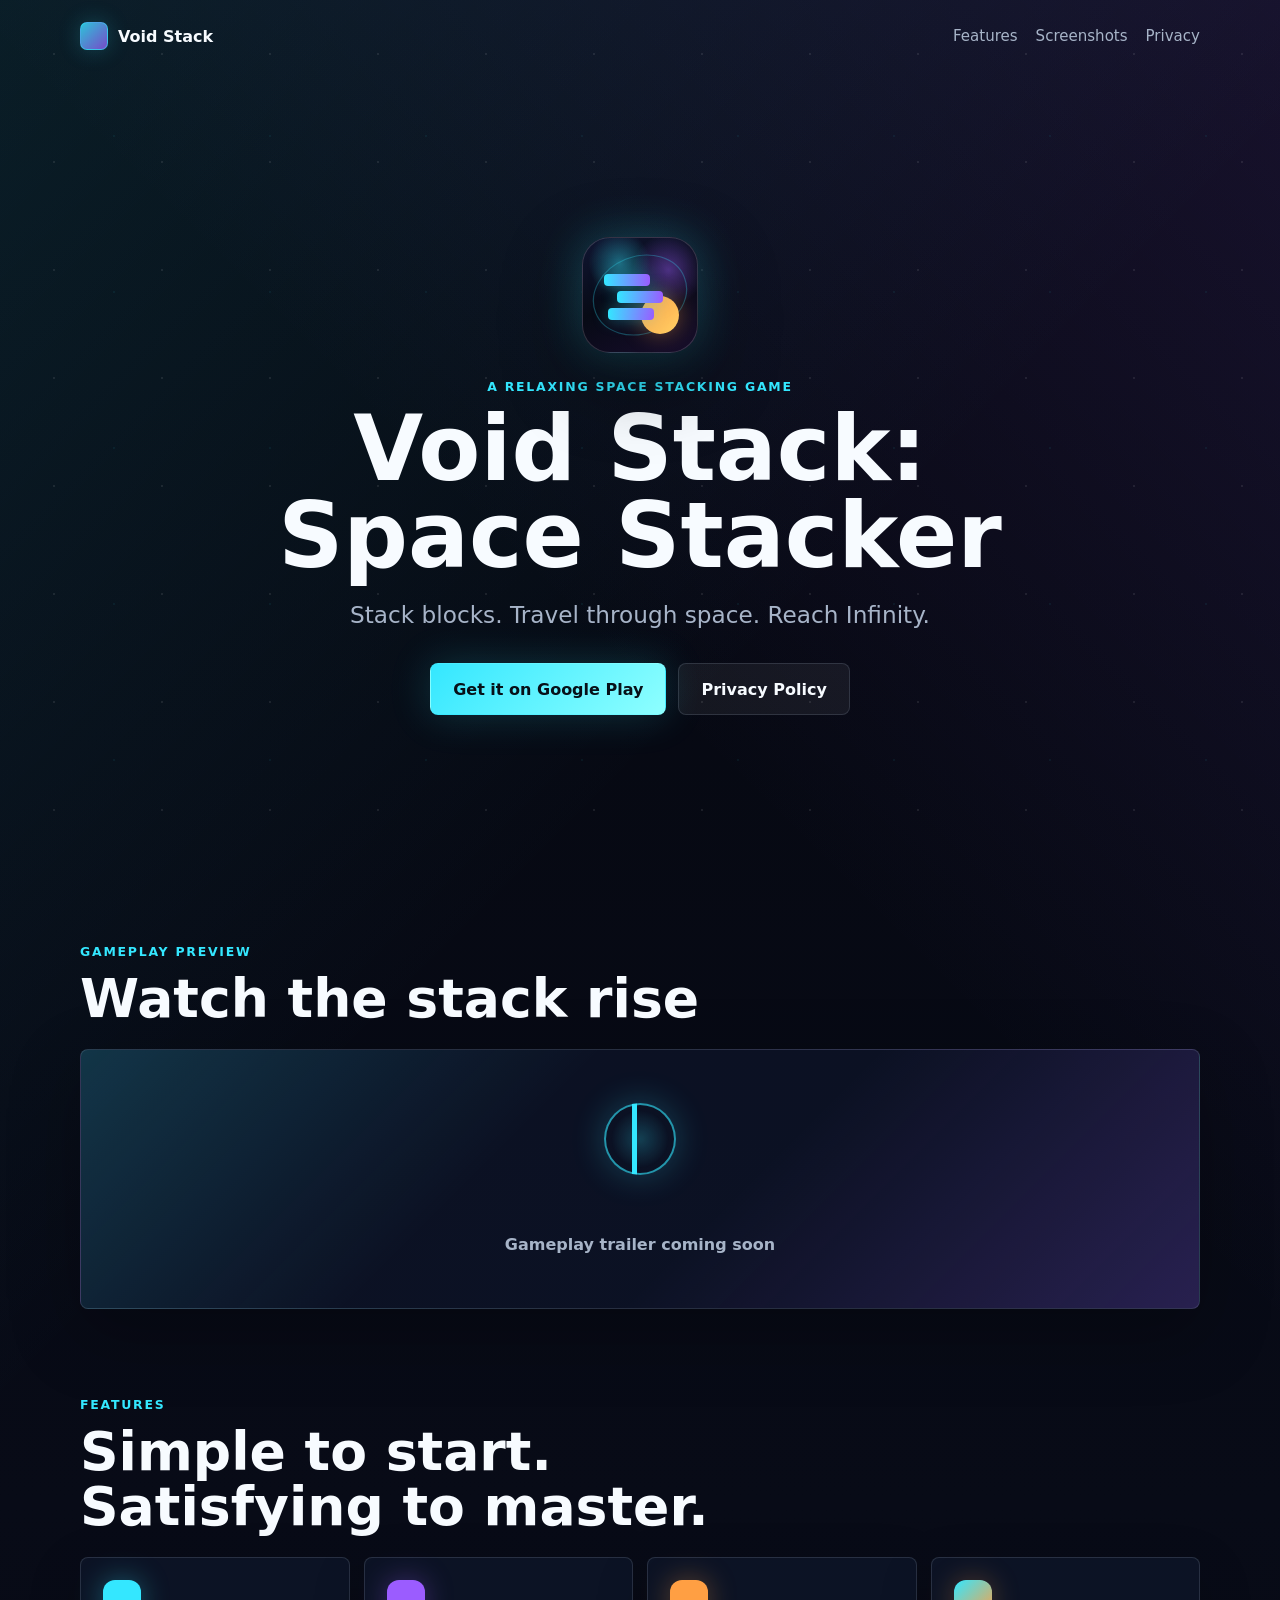
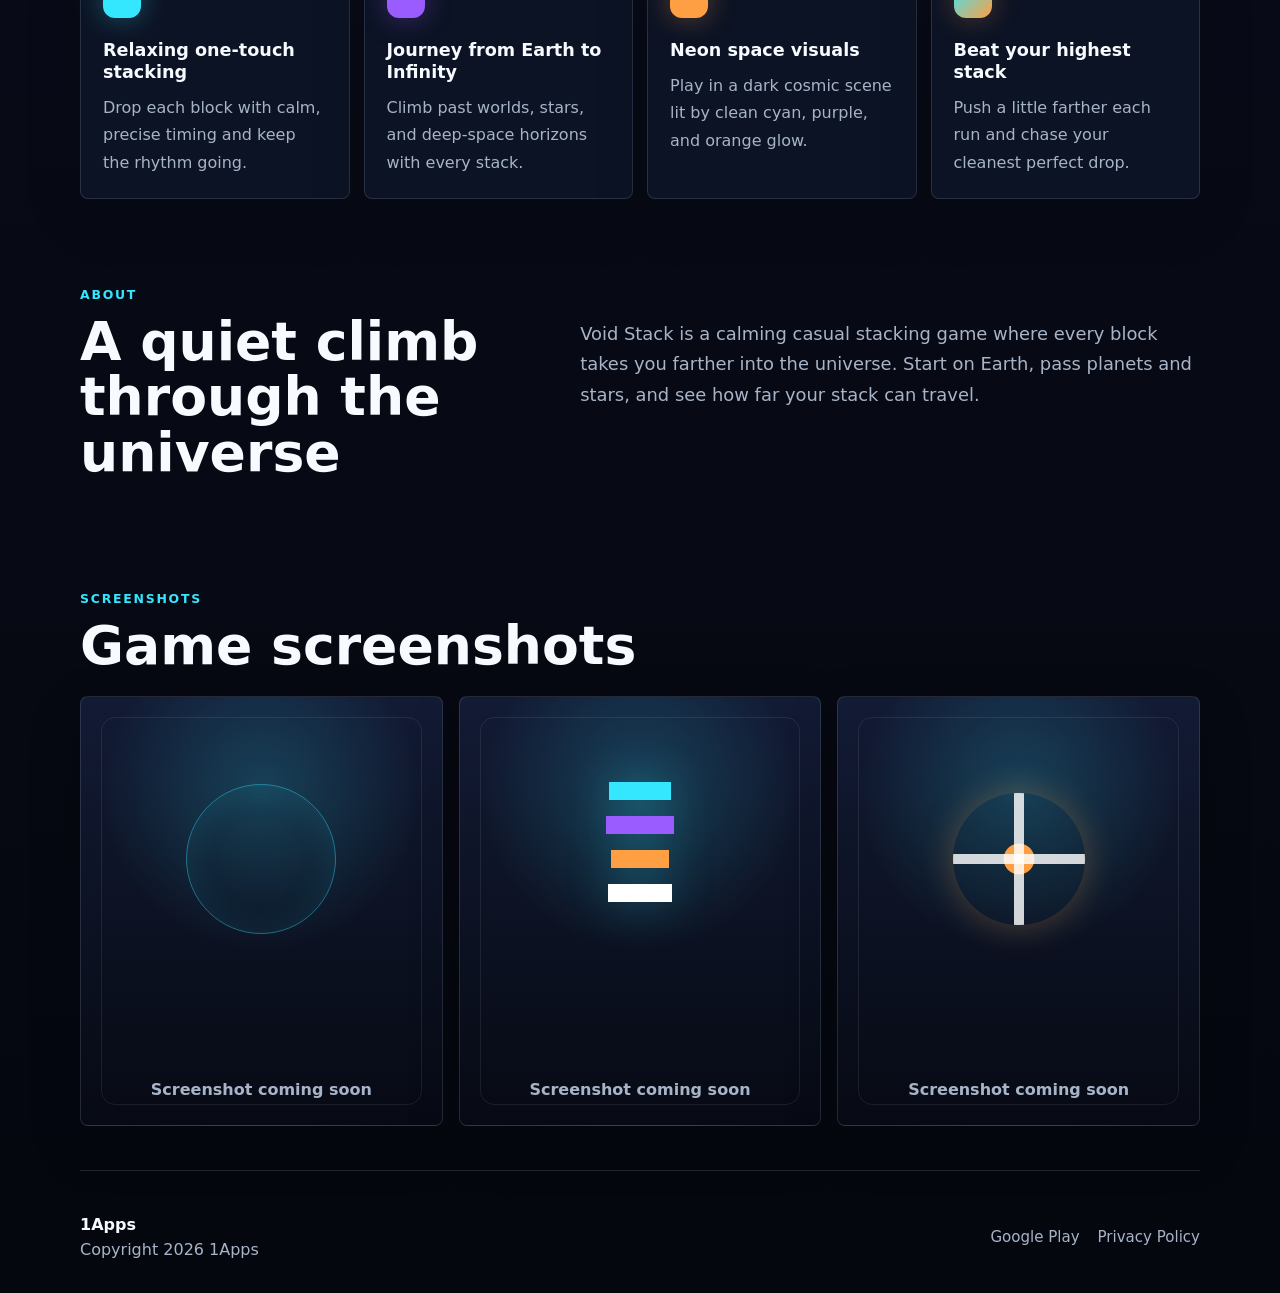
<file: index.html>
<!doctype html>
<html lang="en">
  <head>
    <meta charset="utf-8">
    <meta name="viewport" content="width=device-width, initial-scale=1">
    <meta
      name="description"
      content="Void Stack: Space Stacker is a relaxing space stacking game. Stack blocks, travel from Earth to Infinity, and explore the universe one perfect drop at a time."
    >
    <title>Void Stack: Space Stacker</title>
    <link rel="stylesheet" href="./assets/css/style.css">
  </head>
  <body>
    <header class="site-header">
      <a class="brand" href="./" aria-label="Void Stack home">
        <span class="brand-mark" aria-hidden="true"></span>
        <span>Void Stack</span>
      </a>
      <nav class="site-nav" aria-label="Primary navigation">
        <a href="#features">Features</a>
        <a href="#screenshots">Screenshots</a>
        <a href="./privacy/">Privacy</a>
      </nav>
    </header>

    <main>
      <section class="hero" aria-labelledby="hero-title">
        <div class="hero-content">
          <div class="app-icon" aria-hidden="true">
            <span class="planet"></span>
            <span class="stack stack-one"></span>
            <span class="stack stack-two"></span>
            <span class="stack stack-three"></span>
          </div>
          <p class="eyebrow">A relaxing space stacking game</p>
          <h1 id="hero-title">Void Stack: Space Stacker</h1>
          <p class="hero-subtitle">Stack blocks. Travel through space. Reach Infinity.</p>
          <div class="hero-actions" aria-label="Download and policy links">
            <a
              class="button button-primary"
              href="https://play.google.com/store/apps/details?id=com.oneapps.voidstack"
              rel="noopener"
            >
              Get it on Google Play
            </a>
            <a class="button button-secondary" href="./privacy/">Privacy Policy</a>
          </div>
        </div>
      </section>

      <section class="section preview-section" aria-labelledby="preview-title">
        <div class="section-heading">
          <p class="eyebrow">Gameplay Preview</p>
          <h2 id="preview-title">Watch the stack rise</h2>
        </div>
        <div class="video-placeholder" role="img" aria-label="Gameplay trailer coming soon">
          <div class="play-ring" aria-hidden="true"></div>
          <p>Gameplay trailer coming soon</p>
        </div>
      </section>

      <section class="section" id="features" aria-labelledby="features-title">
        <div class="section-heading">
          <p class="eyebrow">Features</p>
          <h2 id="features-title">Simple to start. Satisfying to master.</h2>
        </div>
        <div class="feature-grid">
          <article class="feature-card">
            <span class="feature-icon cyan" aria-hidden="true"></span>
            <h3>Relaxing one-touch stacking</h3>
            <p>Drop each block with calm, precise timing and keep the rhythm going.</p>
          </article>
          <article class="feature-card">
            <span class="feature-icon purple" aria-hidden="true"></span>
            <h3>Journey from Earth to Infinity</h3>
            <p>Climb past worlds, stars, and deep-space horizons with every stack.</p>
          </article>
          <article class="feature-card">
            <span class="feature-icon orange" aria-hidden="true"></span>
            <h3>Neon space visuals</h3>
            <p>Play in a dark cosmic scene lit by clean cyan, purple, and orange glow.</p>
          </article>
          <article class="feature-card">
            <span class="feature-icon cyan-orange" aria-hidden="true"></span>
            <h3>Beat your highest stack</h3>
            <p>Push a little farther each run and chase your cleanest perfect drop.</p>
          </article>
        </div>
      </section>

      <section class="section about-section" aria-labelledby="about-title">
        <div class="section-heading">
          <p class="eyebrow">About</p>
          <h2 id="about-title">A quiet climb through the universe</h2>
        </div>
        <p class="about-copy">
          Void Stack is a calming casual stacking game where every block takes you farther
          into the universe. Start on Earth, pass planets and stars, and see how far your
          stack can travel.
        </p>
      </section>

      <section class="section" id="screenshots" aria-labelledby="screenshots-title">
        <div class="section-heading">
          <p class="eyebrow">Screenshots</p>
          <h2 id="screenshots-title">Game screenshots</h2>
        </div>
        <div class="screenshot-grid">
          <div class="screenshot-card">
            <span class="screenshot-orbit" aria-hidden="true"></span>
            <p>Screenshot coming soon</p>
          </div>
          <div class="screenshot-card">
            <span class="screenshot-stack" aria-hidden="true"></span>
            <p>Screenshot coming soon</p>
          </div>
          <div class="screenshot-card">
            <span class="screenshot-star" aria-hidden="true"></span>
            <p>Screenshot coming soon</p>
          </div>
        </div>
      </section>
    </main>

    <footer class="site-footer">
      <div>
        <strong>1Apps</strong>
        <p>Copyright 2026 1Apps</p>
      </div>
      <nav aria-label="Footer links">
        <a
          href="https://play.google.com/store/apps/details?id=com.oneapps.voidstack"
          rel="noopener"
        >
          Google Play
        </a>
        <a href="./privacy/">Privacy Policy</a>
      </nav>
    </footer>
  </body>
</html>
</file>
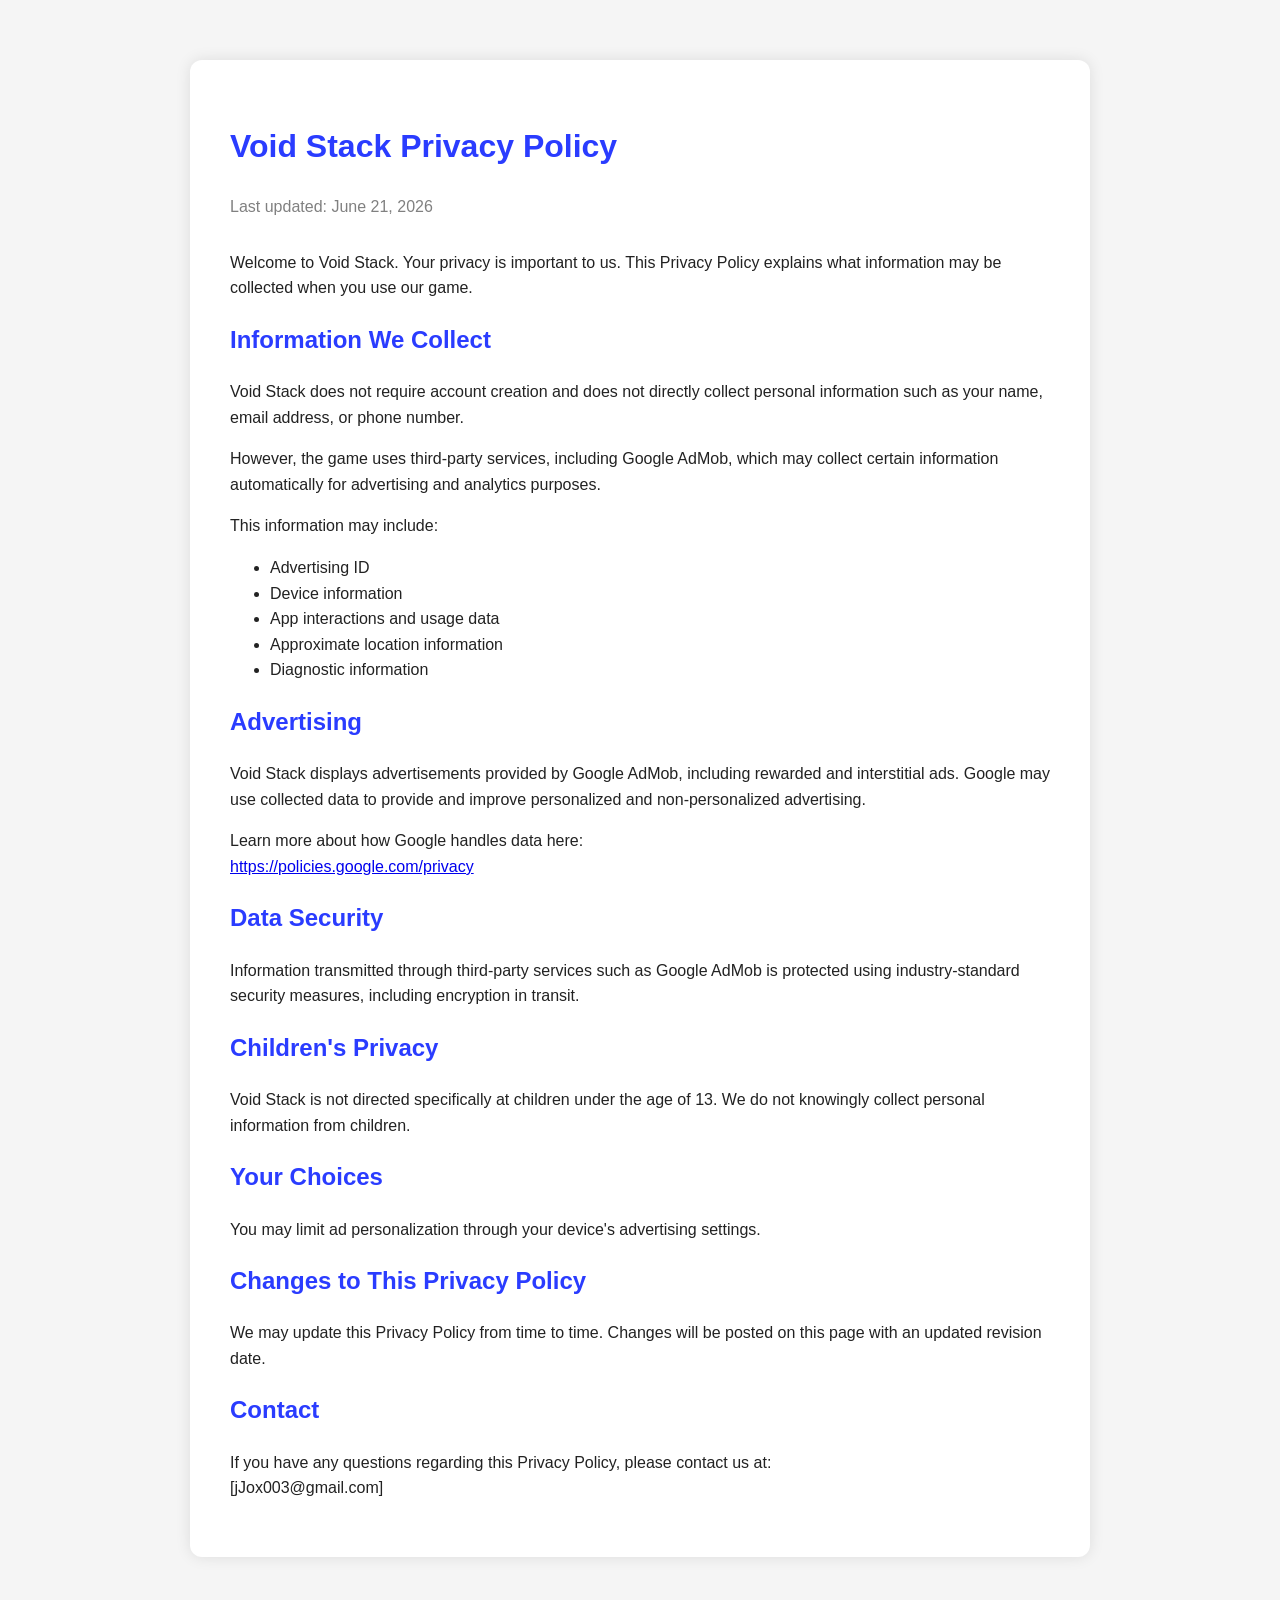
<file: privacy/index.html>
<!DOCTYPE html>
<html lang="en">
<head>
    <meta charset="UTF-8">
    <meta name="viewport" content="width=device-width, initial-scale=1.0">
    <title>Void Stack Privacy Policy</title>
    <style>
        body {
            font-family: Arial, sans-serif;
            max-width: 900px;
            margin: 40px auto;
            padding: 20px;
            line-height: 1.6;
            color: #222;
            background: #f5f5f5;
        }

        .container {
            background: white;
            padding: 40px;
            border-radius: 12px;
            box-shadow: 0 0 15px rgba(0,0,0,0.1);
        }

        h1, h2 {
            color: #2a3cff;
        }

        .date {
            color: gray;
            margin-bottom: 30px;
        }
    </style>
</head>
<body>

<div class="container">

<h1>Void Stack Privacy Policy</h1>

<p class="date">
Last updated: June 21, 2026
</p>

<p>
Welcome to Void Stack. Your privacy is important to us.
This Privacy Policy explains what information may be collected when you use our game.
</p>

<h2>Information We Collect</h2>

<p>
Void Stack does not require account creation and does not directly collect personal information such as your name, email address, or phone number.
</p>

<p>
However, the game uses third-party services, including Google AdMob, which may collect certain information automatically for advertising and analytics purposes.
</p>

<p>
This information may include:
</p>

<ul>
    <li>Advertising ID</li>
    <li>Device information</li>
    <li>App interactions and usage data</li>
    <li>Approximate location information</li>
    <li>Diagnostic information</li>
</ul>

<h2>Advertising</h2>

<p>
Void Stack displays advertisements provided by Google AdMob, including rewarded and interstitial ads.
Google may use collected data to provide and improve personalized and non-personalized advertising.
</p>

<p>
Learn more about how Google handles data here:
<br>
<a href="https://policies.google.com/privacy">
https://policies.google.com/privacy
</a>
</p>

<h2>Data Security</h2>

<p>
Information transmitted through third-party services such as Google AdMob is protected using industry-standard security measures, including encryption in transit.
</p>

<h2>Children's Privacy</h2>

<p>
Void Stack is not directed specifically at children under the age of 13.
We do not knowingly collect personal information from children.
</p>

<h2>Your Choices</h2>

<p>
You may limit ad personalization through your device's advertising settings.
</p>

<h2>Changes to This Privacy Policy</h2>

<p>
We may update this Privacy Policy from time to time.
Changes will be posted on this page with an updated revision date.
</p>

<h2>Contact</h2>

<p>
If you have any questions regarding this Privacy Policy, please contact us at:
<br>
[jJox003@gmail.com]
</p>

</div>

</body>
</html>
</file>
<file: assets/css/style.css>
:root {
  --color-bg: #05070f;
  --color-bg-soft: #0b1020;
  --color-surface: rgba(15, 22, 42, 0.78);
  --color-surface-strong: rgba(20, 29, 56, 0.92);
  --color-border: rgba(148, 163, 184, 0.2);
  --color-text: #f7fbff;
  --color-muted: #a7b4c8;
  --color-cyan: #34e7ff;
  --color-purple: #9b5cff;
  --color-orange: #ff9f43;
  --shadow-glow: 0 0 42px rgba(52, 231, 255, 0.18);
  --radius: 8px;
  --max-width: 1120px;
}

* {
  box-sizing: border-box;
}

html {
  scroll-behavior: smooth;
}

body {
  min-width: 320px;
  margin: 0;
  color: var(--color-text);
  font-family:
    Inter, ui-sans-serif, system-ui, -apple-system, BlinkMacSystemFont, "Segoe UI",
    sans-serif;
  background:
    linear-gradient(135deg, rgba(52, 231, 255, 0.1), transparent 34%),
    linear-gradient(225deg, rgba(155, 92, 255, 0.12), transparent 32%),
    linear-gradient(180deg, #05070f 0%, #080b17 52%, #05070f 100%);
}

body::before {
  position: fixed;
  inset: 0;
  z-index: -1;
  pointer-events: none;
  content: "";
  background-image:
    radial-gradient(circle, rgba(255, 255, 255, 0.48) 0 1px, transparent 1px),
    radial-gradient(circle, rgba(52, 231, 255, 0.34) 0 1px, transparent 1px);
  background-position:
    0 0,
    36px 58px;
  background-size:
    108px 108px,
    156px 156px;
  opacity: 0.18;
}

a {
  color: inherit;
  text-decoration: none;
}

a:focus-visible,
button:focus-visible {
  outline: 3px solid var(--color-cyan);
  outline-offset: 4px;
}

.site-header,
.site-footer,
.section,
.hero {
  width: min(100% - 32px, var(--max-width));
  margin-inline: auto;
}

.site-header {
  display: flex;
  align-items: center;
  justify-content: space-between;
  min-height: 72px;
  gap: 20px;
}

.brand,
.site-nav,
.site-footer nav {
  display: flex;
  align-items: center;
}

.brand {
  gap: 10px;
  font-weight: 800;
  letter-spacing: 0;
}

.brand-mark {
  width: 28px;
  height: 28px;
  border: 1px solid rgba(52, 231, 255, 0.48);
  border-radius: 7px;
  background:
    linear-gradient(135deg, rgba(52, 231, 255, 0.82), rgba(155, 92, 255, 0.74)),
    #11182d;
  box-shadow: 0 0 22px rgba(52, 231, 255, 0.22);
}

.site-nav,
.site-footer nav {
  gap: 18px;
  color: var(--color-muted);
  font-size: 0.94rem;
}

.site-nav a:hover,
.site-footer a:hover {
  color: var(--color-text);
}

.hero {
  display: grid;
  place-items: center;
  min-height: calc(100svh - 72px);
  padding: 54px 0 74px;
  text-align: center;
}

.hero-content {
  width: min(100%, 780px);
}

.app-icon {
  position: relative;
  width: 116px;
  height: 116px;
  margin: 0 auto 26px;
  overflow: hidden;
  border: 1px solid rgba(255, 255, 255, 0.16);
  border-radius: 28px;
  background:
    radial-gradient(circle at 32% 22%, rgba(52, 231, 255, 0.42), transparent 31px),
    radial-gradient(circle at 75% 28%, rgba(155, 92, 255, 0.46), transparent 36px),
    linear-gradient(155deg, #101633 0%, #070a15 48%, #170d2c 100%);
  box-shadow:
    0 26px 80px rgba(0, 0, 0, 0.44),
    0 0 46px rgba(52, 231, 255, 0.3);
}

.app-icon::before {
  position: absolute;
  inset: 18px;
  content: "";
  border: 1px solid rgba(52, 231, 255, 0.28);
  border-radius: 50%;
  transform: rotate(-22deg) scaleX(1.24);
}

.planet {
  position: absolute;
  right: 18px;
  bottom: 18px;
  width: 38px;
  height: 38px;
  border-radius: 50%;
  background: linear-gradient(135deg, var(--color-orange), #ffd166);
  box-shadow: 0 0 22px rgba(255, 159, 67, 0.42);
}

.stack {
  position: absolute;
  left: 25px;
  width: 46px;
  height: 12px;
  border-radius: 4px;
  background: linear-gradient(90deg, var(--color-cyan), var(--color-purple));
  box-shadow: 0 0 16px rgba(52, 231, 255, 0.36);
}

.stack-one {
  bottom: 32px;
}

.stack-two {
  bottom: 49px;
  left: 34px;
}

.stack-three {
  bottom: 66px;
  left: 21px;
}

.eyebrow {
  margin: 0 0 12px;
  color: var(--color-cyan);
  font-size: 0.78rem;
  font-weight: 800;
  letter-spacing: 0.14em;
  text-transform: uppercase;
}

h1,
h2,
h3,
p {
  margin-top: 0;
}

h1 {
  max-width: 760px;
  margin-inline: auto;
  margin-bottom: 18px;
  font-size: clamp(2.7rem, 10vw, 5.65rem);
  line-height: 0.96;
  letter-spacing: 0;
}

.hero-subtitle {
  max-width: 620px;
  margin: 0 auto 30px;
  color: var(--color-muted);
  font-size: clamp(1.12rem, 4vw, 1.45rem);
  line-height: 1.55;
}

.hero-actions {
  display: flex;
  flex-wrap: wrap;
  justify-content: center;
  gap: 12px;
}

.button {
  display: inline-flex;
  align-items: center;
  justify-content: center;
  min-height: 52px;
  padding: 0 22px;
  border: 1px solid transparent;
  border-radius: 8px;
  font-weight: 800;
}

.button-primary {
  color: #071018;
  background: linear-gradient(135deg, var(--color-cyan), #8effff);
  box-shadow: var(--shadow-glow);
}

.button-primary:hover {
  transform: translateY(-1px);
}

.button-secondary {
  border-color: var(--color-border);
  color: var(--color-text);
  background: rgba(255, 255, 255, 0.06);
}

.section {
  padding: 44px 0;
}

.section-heading {
  max-width: 680px;
  margin-bottom: 22px;
}

.section-heading h2 {
  margin-bottom: 0;
  font-size: clamp(2rem, 7vw, 3.35rem);
  line-height: 1.04;
  letter-spacing: 0;
}

.video-placeholder {
  display: grid;
  place-items: center;
  min-height: 260px;
  padding: 32px;
  border: 1px solid var(--color-border);
  border-radius: var(--radius);
  background:
    linear-gradient(135deg, rgba(52, 231, 255, 0.16), transparent 38%),
    linear-gradient(315deg, rgba(155, 92, 255, 0.2), transparent 42%),
    rgba(15, 22, 42, 0.72);
  box-shadow: 0 24px 70px rgba(0, 0, 0, 0.26);
  text-align: center;
}

.play-ring {
  width: 72px;
  height: 72px;
  margin-bottom: 18px;
  border: 2px solid rgba(52, 231, 255, 0.62);
  border-radius: 50%;
  background:
    linear-gradient(90deg, transparent 38%, var(--color-cyan) 38% 46%, transparent 46%),
    radial-gradient(circle, rgba(52, 231, 255, 0.22), transparent 60%);
  box-shadow: 0 0 34px rgba(52, 231, 255, 0.24);
}

.video-placeholder p,
.screenshot-card p {
  margin: 0;
  color: var(--color-muted);
  font-weight: 700;
}

.feature-grid {
  display: grid;
  grid-template-columns: repeat(4, 1fr);
  gap: 14px;
}

.feature-card,
.screenshot-card {
  border: 1px solid var(--color-border);
  border-radius: var(--radius);
  background: var(--color-surface);
  box-shadow: 0 18px 54px rgba(0, 0, 0, 0.18);
}

.feature-card {
  min-height: 230px;
  padding: 22px;
}

.feature-card h3 {
  margin-bottom: 10px;
  font-size: 1.1rem;
  line-height: 1.25;
}

.feature-card p,
.about-copy {
  margin-bottom: 0;
  color: var(--color-muted);
  line-height: 1.7;
}

.feature-icon {
  display: block;
  width: 38px;
  height: 38px;
  margin-bottom: 22px;
  border-radius: 12px;
}

.feature-icon.cyan {
  background: var(--color-cyan);
  box-shadow: 0 0 28px rgba(52, 231, 255, 0.34);
}

.feature-icon.purple {
  background: var(--color-purple);
  box-shadow: 0 0 28px rgba(155, 92, 255, 0.34);
}

.feature-icon.orange {
  background: var(--color-orange);
  box-shadow: 0 0 28px rgba(255, 159, 67, 0.34);
}

.feature-icon.cyan-orange {
  background: linear-gradient(135deg, var(--color-cyan), var(--color-orange));
  box-shadow: 0 0 28px rgba(255, 159, 67, 0.28);
}

.about-section {
  display: grid;
  grid-template-columns: 0.85fr 1.15fr;
  gap: 42px;
  align-items: start;
}

.about-copy {
  padding-top: 32px;
  font-size: 1.12rem;
}

.screenshot-grid {
  display: grid;
  grid-template-columns: repeat(3, 1fr);
  gap: 16px;
}

.screenshot-card {
  position: relative;
  display: grid;
  place-items: end center;
  min-height: 430px;
  overflow: hidden;
  padding: 26px;
  background:
    radial-gradient(circle at 50% 22%, rgba(52, 231, 255, 0.2), transparent 42%),
    linear-gradient(180deg, var(--color-surface-strong), #070a14);
  text-align: center;
}

.screenshot-card::before {
  position: absolute;
  inset: 20px;
  content: "";
  border: 1px solid rgba(255, 255, 255, 0.08);
  border-radius: 14px;
}

.screenshot-orbit,
.screenshot-stack,
.screenshot-star {
  position: absolute;
  top: 38%;
  left: 50%;
  transform: translate(-50%, -50%);
}

.screenshot-orbit {
  width: 150px;
  height: 150px;
  border: 1px solid rgba(52, 231, 255, 0.42);
  border-radius: 50%;
  box-shadow: inset 0 0 34px rgba(52, 231, 255, 0.12);
}

.screenshot-stack {
  width: 68px;
  height: 154px;
  background:
    linear-gradient(var(--color-cyan), var(--color-cyan)) center 0 / 62px 18px no-repeat,
    linear-gradient(var(--color-purple), var(--color-purple)) center 34px / 70px 18px no-repeat,
    linear-gradient(var(--color-orange), var(--color-orange)) center 68px / 58px 18px no-repeat,
    linear-gradient(#ffffff, #ffffff) center 102px / 64px 18px no-repeat;
  filter: drop-shadow(0 0 22px rgba(52, 231, 255, 0.28));
}

.screenshot-star {
  width: 132px;
  height: 132px;
  border-radius: 50%;
  background:
    linear-gradient(90deg, transparent 46%, rgba(255, 255, 255, 0.82) 46% 54%, transparent 54%),
    linear-gradient(0deg, transparent 46%, rgba(255, 255, 255, 0.82) 46% 54%, transparent 54%),
    radial-gradient(circle, var(--color-orange) 0 16%, transparent 17%);
  box-shadow: 0 0 34px rgba(255, 159, 67, 0.28);
}

.site-footer {
  display: flex;
  align-items: center;
  justify-content: space-between;
  gap: 18px;
  padding: 44px 0 34px;
  border-top: 1px solid var(--color-border);
  color: var(--color-muted);
}

.site-footer strong {
  display: block;
  margin-bottom: 6px;
  color: var(--color-text);
}

.site-footer p {
  margin: 0;
}

@media (max-width: 900px) {
  .feature-grid,
  .screenshot-grid,
  .about-section {
    grid-template-columns: 1fr;
  }

  .feature-card {
    min-height: auto;
  }

  .about-copy {
    padding-top: 0;
  }

  .screenshot-card {
    min-height: 360px;
  }
}

@media (max-width: 640px) {
  .site-header,
  .site-footer,
  .section,
  .hero {
    width: min(100% - 24px, var(--max-width));
  }

  .site-header {
    align-items: flex-start;
    padding-top: 18px;
  }

  .site-nav {
    justify-content: flex-end;
    flex-wrap: wrap;
    gap: 10px 14px;
  }

  .brand span:last-child {
    display: none;
  }

  .hero {
    min-height: auto;
    padding: 38px 0 58px;
  }

  .hero-actions,
  .button {
    width: 100%;
  }

  .section {
    padding: 34px 0;
  }

  .video-placeholder {
    min-height: 220px;
  }

  .site-footer {
    align-items: flex-start;
    flex-direction: column;
  }
}
</file>
